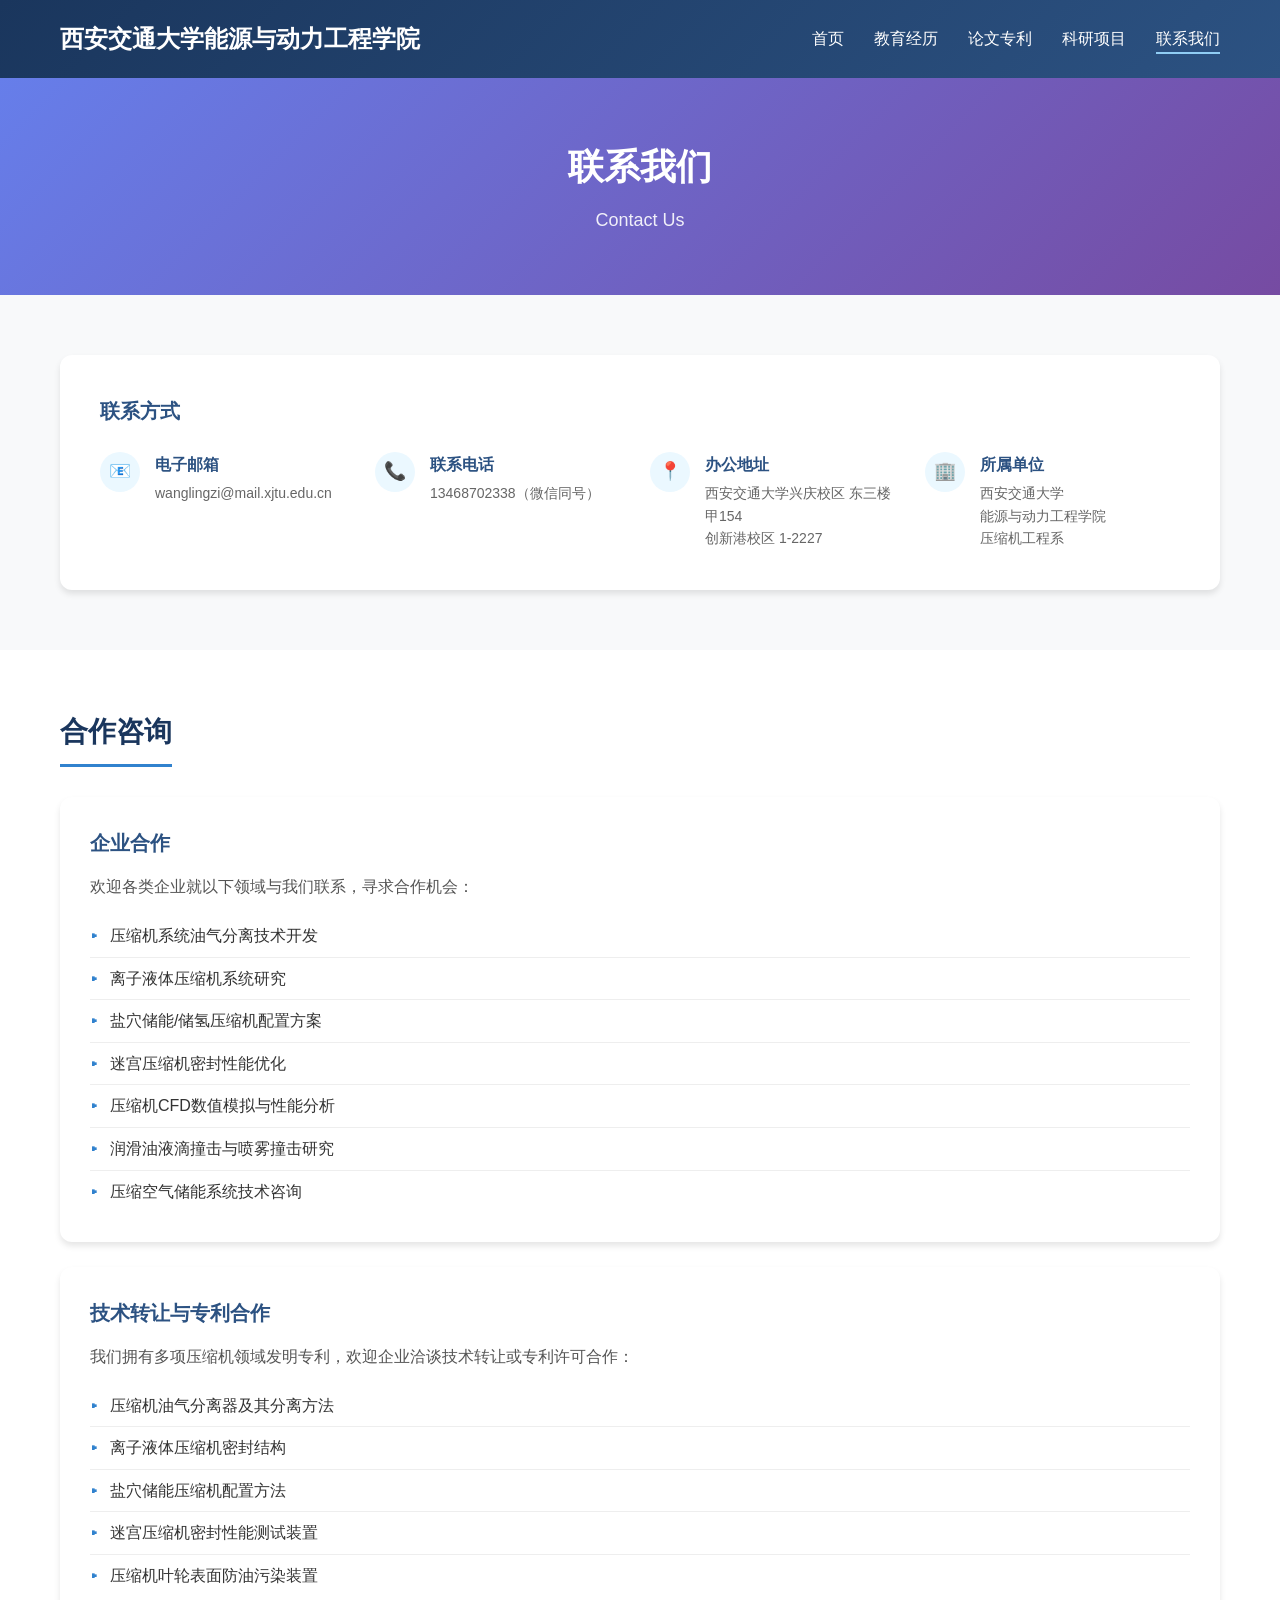
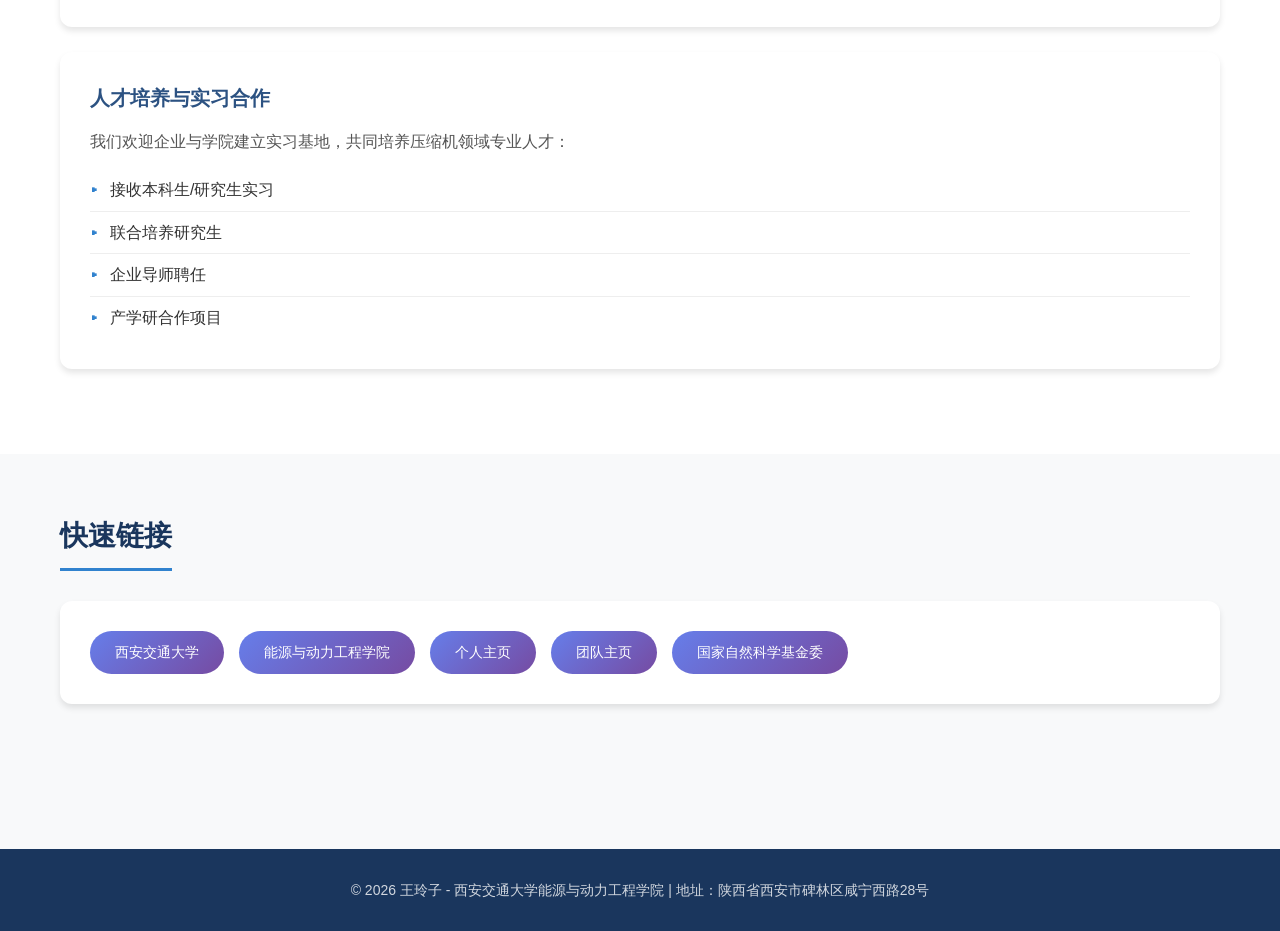
<file: contact.html>
<!DOCTYPE html>
<html lang="zh-CN">
<head>
    <meta charset="UTF-8">
    <meta name="viewport" content="width=device-width, initial-scale=1.0">
    <title>联系我们 - 王玲子</title>
    <link rel="stylesheet" href="css/style.css">
</head>
<body>
    <header>
        <div class="container">
            <div class="logo">西安交通大学能源与动力工程学院</div>
            <nav>
                <ul>
                    <li><a href="index.html">首页</a></li>
                    <li><a href="education.html">教育经历</a></li>
                    <li><a href="publications.html">论文专利</a></li>
                    <li><a href="projects.html">科研项目</a></li>
                    <li><a href="contact.html" class="active">联系我们</a></li>
                </ul>
            </nav>
        </div>
    </header>

    <section class="hero">
        <div class="container">
            <h1>联系我们</h1>
            <p>Contact Us</p>
        </div>
    </section>

    <section class="content-section">
        <div class="container">
            <div class="contact-info">
                <h3>联系方式</h3>
                <div class="contact-details">
                    <div class="contact-item">
                        <div class="icon">📧</div>
                        <div class="info">
                            <h4>电子邮箱</h4>
                            <p>wanglingzi@mail.xjtu.edu.cn</p>
                        </div>
                    </div>
                    
                    <div class="contact-item">
                        <div class="icon">📞</div>
                        <div class="info">
                            <h4>联系电话</h4>
                            <p>13468702338（微信同号）</p>
                        </div>
                    </div>
                    
                    <div class="contact-item">
                        <div class="icon">📍</div>
                        <div class="info">
                            <h4>办公地址</h4>
                            <p>西安交通大学兴庆校区 东三楼 甲154</p>
                            <p>创新港校区 1-2227</p>
                        </div>
                    </div>
                    
                    <div class="contact-item">
                        <div class="icon">🏢</div>
                        <div class="info">
                            <h4>所属单位</h4>
                            <p>西安交通大学</p>
                            <p>能源与动力工程学院</p>
                            <p>压缩机工程系</p>
                        </div>
                    </div>
                </div>
            </div>
        </div>
    </section>

    <section class="content-section" style="background: #fff;">
        <div class="container">
            <h2>合作咨询</h2>
            <div class="card">
                <h3>企业合作</h3>
                <p style="margin-bottom: 15px; color: #555;">欢迎各类企业就以下领域与我们联系，寻求合作机会：</p>
                <ul>
                    <li>压缩机系统油气分离技术开发</li>
                    <li>离子液体压缩机系统研究</li>
                    <li>盐穴储能/储氢压缩机配置方案</li>
                    <li>迷宫压缩机密封性能优化</li>
                    <li>压缩机CFD数值模拟与性能分析</li>
                    <li>润滑油液滴撞击与喷雾撞击研究</li>
                    <li>压缩空气储能系统技术咨询</li>
                </ul>
            </div>
            
            <div class="card">
                <h3>技术转让与专利合作</h3>
                <p style="margin-bottom: 15px; color: #555;">我们拥有多项压缩机领域发明专利，欢迎企业洽谈技术转让或专利许可合作：</p>
                <ul>
                    <li>压缩机油气分离器及其分离方法</li>
                    <li>离子液体压缩机密封结构</li>
                    <li>盐穴储能压缩机配置方法</li>
                    <li>迷宫压缩机密封性能测试装置</li>
                    <li>压缩机叶轮表面防油污染装置</li>
                </ul>
            </div>
            
            <div class="card">
                <h3>人才培养与实习合作</h3>
                <p style="margin-bottom: 15px; color: #555;">我们欢迎企业与学院建立实习基地，共同培养压缩机领域专业人才：</p>
                <ul>
                    <li>接收本科生/研究生实习</li>
                    <li>联合培养研究生</li>
                    <li>企业导师聘任</li>
                    <li>产学研合作项目</li>
                </ul>
            </div>
        </div>
    </section>

    <section class="content-section">
        <div class="container">
            <h2>快速链接</h2>
            <div class="card">
                <div class="research-interests">
                    <span><a href="http://www.xjtu.edu.cn" target="_blank" style="color: white; text-decoration: none;">西安交通大学</a></span>
                    <span><a href="http://epe.xjtu.edu.cn" target="_blank" style="color: white; text-decoration: none;">能源与动力工程学院</a></span>
                    <span><a href="https://gr.xjtu.edu.cn/web/wanglingzi" target="_blank" style="color: white; text-decoration: none;">个人主页</a></span>
                    <span><a href="https://gr.xjtu.edu.cn/en/web/xueyuan.peng/3" target="_blank" style="color: white; text-decoration: none;">团队主页</a></span>
                    <span><a href="https://www.nmpaper.cn" target="_blank" style="color: white; text-decoration: none;">国家自然科学基金委</a></span>
                </div>
            </div>
        </div>
    </section>

    <footer>
        <div class="container">
            <p>© 2026 王玲子 - 西安交通大学能源与动力工程学院 | 地址：陕西省西安市碑林区咸宁西路28号</p>
        </div>
    </footer>
</body>
</html>
</file>
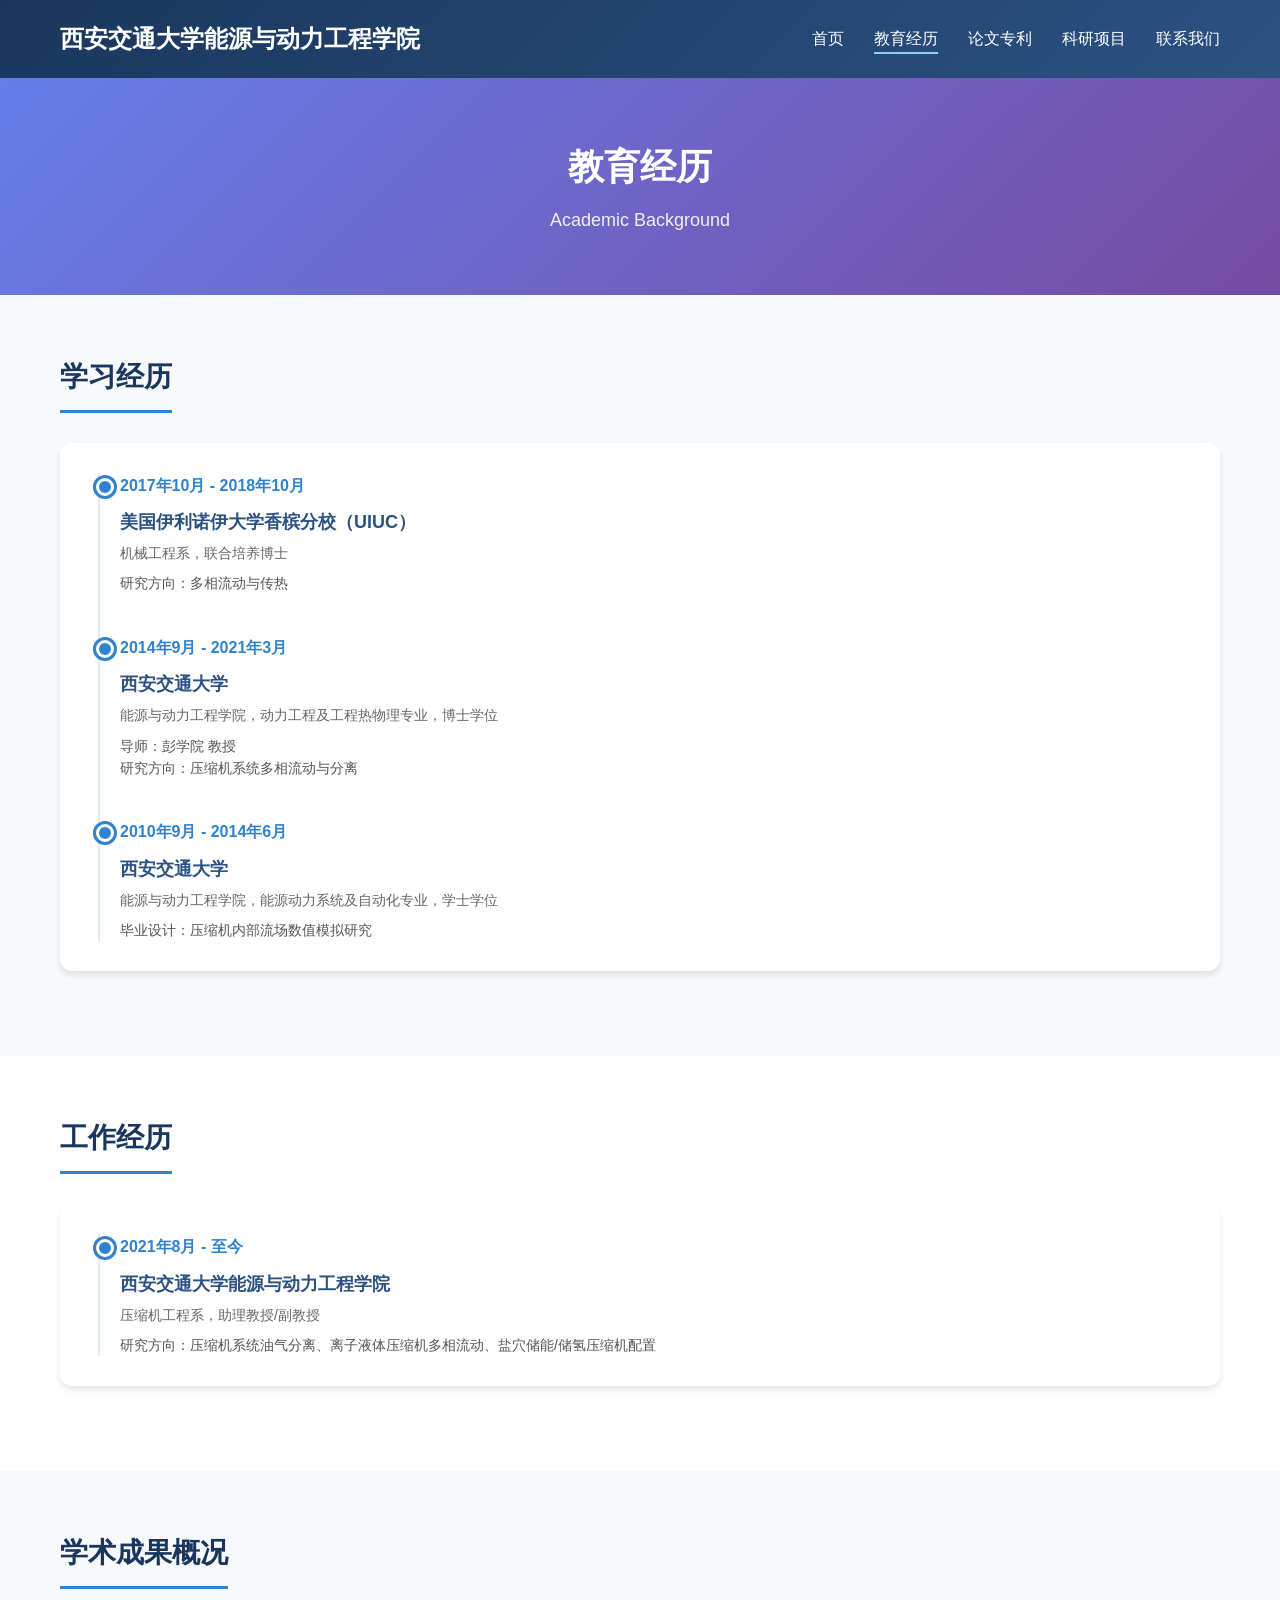
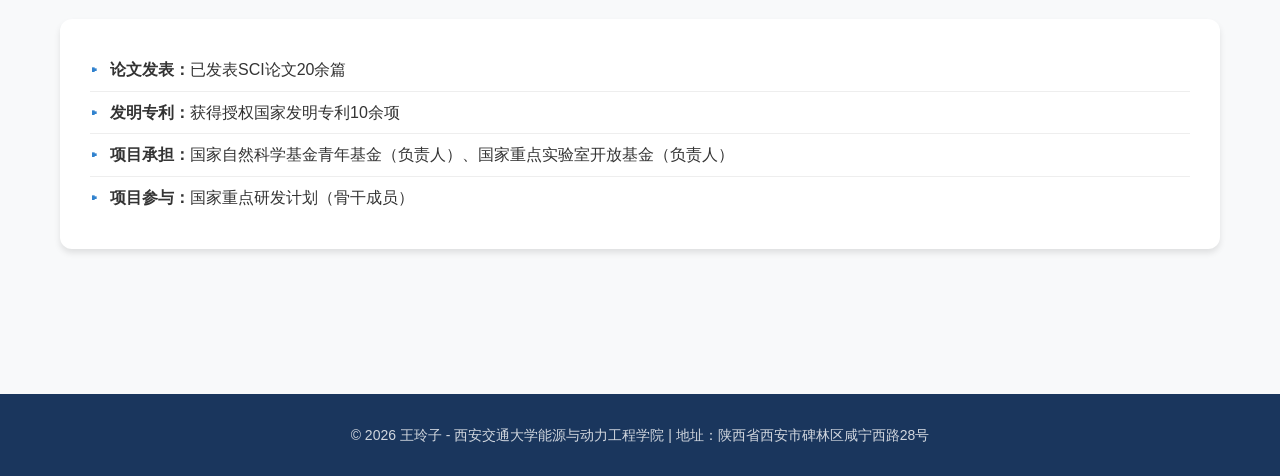
<file: education.html>
<!DOCTYPE html>
<html lang="zh-CN">
<head>
    <meta charset="UTF-8">
    <meta name="viewport" content="width=device-width, initial-scale=1.0">
    <title>教育经历 - 王玲子</title>
    <link rel="stylesheet" href="css/style.css">
</head>
<body>
    <header>
        <div class="container">
            <div class="logo">西安交通大学能源与动力工程学院</div>
            <nav>
                <ul>
                    <li><a href="index.html">首页</a></li>
                    <li><a href="education.html" class="active">教育经历</a></li>
                    <li><a href="publications.html">论文专利</a></li>
                    <li><a href="projects.html">科研项目</a></li>
                    <li><a href="contact.html">联系我们</a></li>
                </ul>
            </nav>
        </div>
    </header>

    <section class="hero">
        <div class="container">
            <h1>教育经历</h1>
            <p>Academic Background</p>
        </div>
    </section>

    <section class="content-section">
        <div class="container">
            <h2>学习经历</h2>
            <div class="card">
                <div class="timeline">
                    <div class="timeline-item">
                        <div class="period">2017年10月 - 2018年10月</div>
                        <h4>美国伊利诺伊大学香槟分校（UIUC）</h4>
                        <p>机械工程系，联合培养博士</p>
                        <p style="margin-top: 8px; color: #555;">研究方向：多相流动与传热</p>
                    </div>
                    
                    <div class="timeline-item">
                        <div class="period">2014年9月 - 2021年3月</div>
                        <h4>西安交通大学</h4>
                        <p>能源与动力工程学院，动力工程及工程热物理专业，博士学位</p>
                        <p style="margin-top: 8px; color: #555;">导师：彭学院 教授</p>
                        <p style="color: #555;">研究方向：压缩机系统多相流动与分离</p>
                    </div>
                    
                    <div class="timeline-item">
                        <div class="period">2010年9月 - 2014年6月</div>
                        <h4>西安交通大学</h4>
                        <p>能源与动力工程学院，能源动力系统及自动化专业，学士学位</p>
                        <p style="margin-top: 8px; color: #555;">毕业设计：压缩机内部流场数值模拟研究</p>
                    </div>
                </div>
            </div>
        </div>
    </section>

    <section class="content-section" style="background: #fff;">
        <div class="container">
            <h2>工作经历</h2>
            <div class="card">
                <div class="timeline">
                    <div class="timeline-item">
                        <div class="period">2021年8月 - 至今</div>
                        <h4>西安交通大学能源与动力工程学院</h4>
                        <p>压缩机工程系，助理教授/副教授</p>
                        <p style="margin-top: 8px; color: #555;">研究方向：压缩机系统油气分离、离子液体压缩机多相流动、盐穴储能/储氢压缩机配置</p>
                    </div>
                </div>
            </div>
        </div>
    </section>

    <section class="content-section">
        <div class="container">
            <h2>学术成果概况</h2>
            <div class="card">
                <ul>
                    <li><strong>论文发表：</strong>已发表SCI论文20余篇</li>
                    <li><strong>发明专利：</strong>获得授权国家发明专利10余项</li>
                    <li><strong>项目承担：</strong>国家自然科学基金青年基金（负责人）、国家重点实验室开放基金（负责人）</li>
                    <li><strong>项目参与：</strong>国家重点研发计划（骨干成员）</li>
                </ul>
            </div>
        </div>
    </section>

    <footer>
        <div class="container">
            <p>© 2026 王玲子 - 西安交通大学能源与动力工程学院 | 地址：陕西省西安市碑林区咸宁西路28号</p>
        </div>
    </footer>
</body>
</html>
</file>
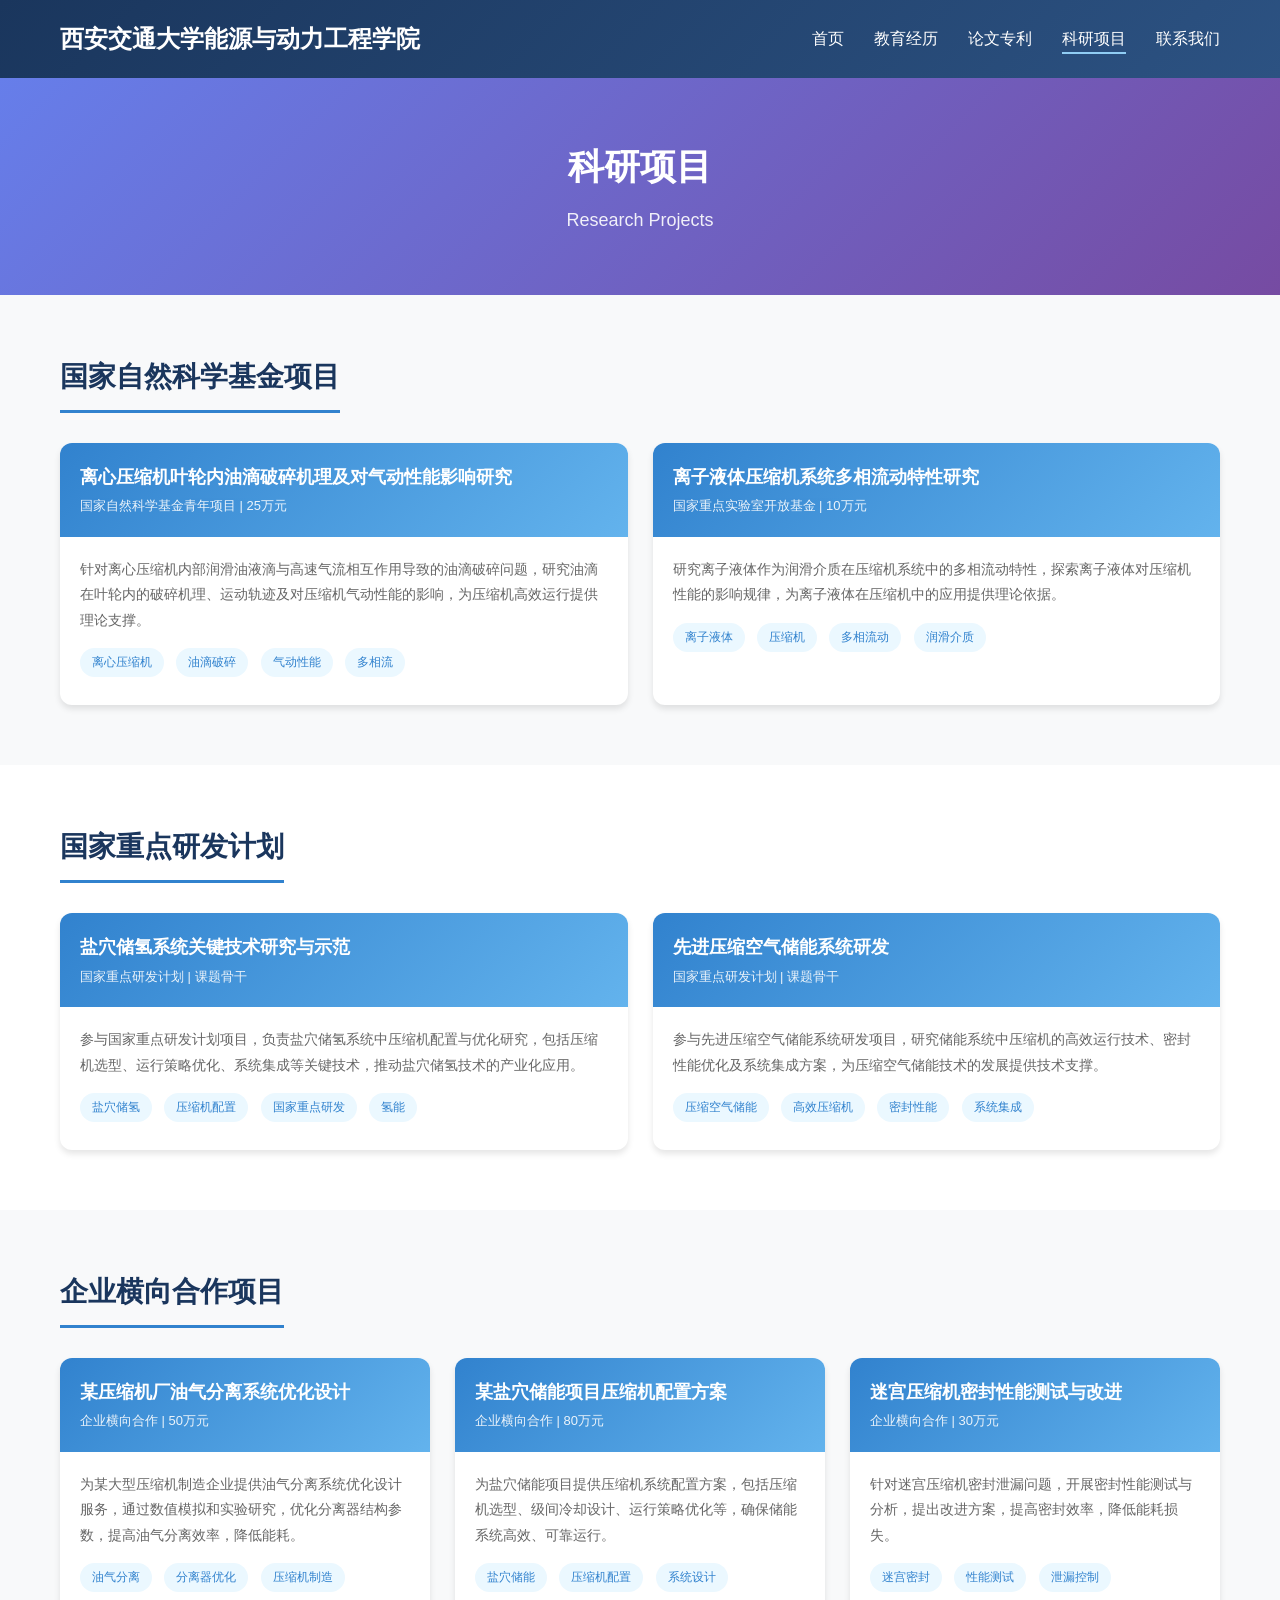
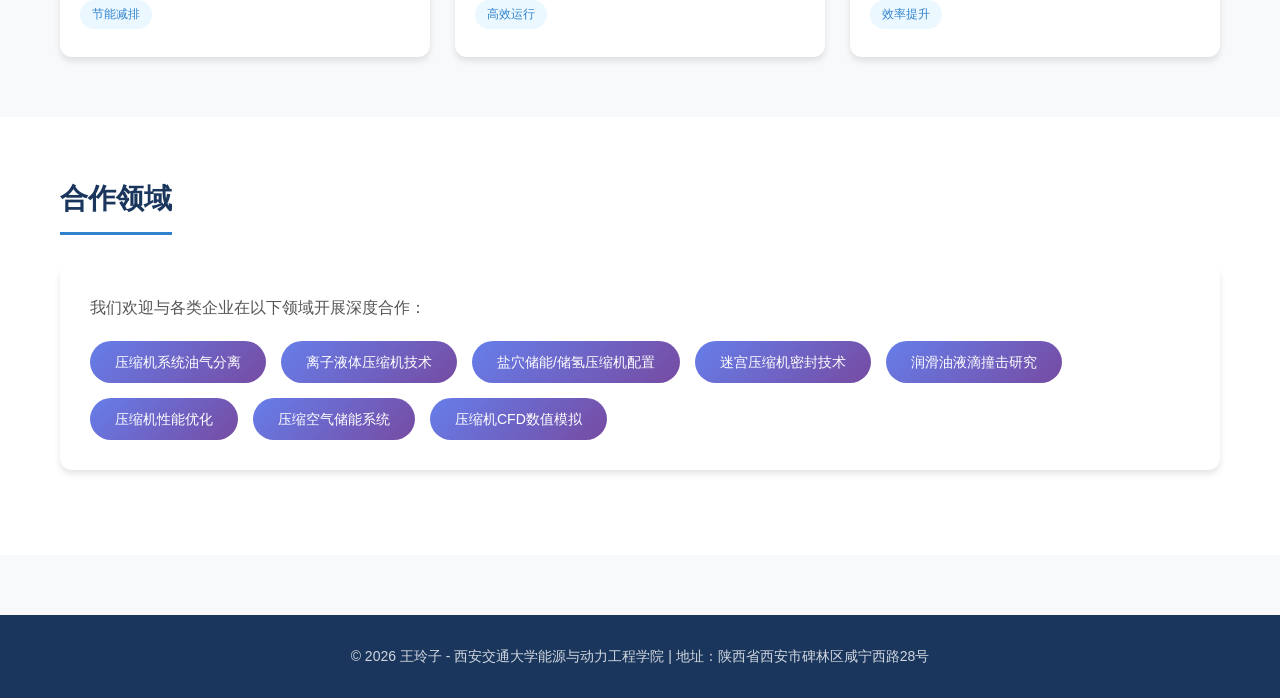
<file: projects.html>
<!DOCTYPE html>
<html lang="zh-CN">
<head>
    <meta charset="UTF-8">
    <meta name="viewport" content="width=device-width, initial-scale=1.0">
    <title>科研项目 - 王玲子</title>
    <link rel="stylesheet" href="css/style.css">
</head>
<body>
    <header>
        <div class="container">
            <div class="logo">西安交通大学能源与动力工程学院</div>
            <nav>
                <ul>
                    <li><a href="index.html">首页</a></li>
                    <li><a href="education.html">教育经历</a></li>
                    <li><a href="publications.html">论文专利</a></li>
                    <li><a href="projects.html" class="active">科研项目</a></li>
                    <li><a href="contact.html">联系我们</a></li>
                </ul>
            </nav>
        </div>
    </header>

    <section class="hero">
        <div class="container">
            <h1>科研项目</h1>
            <p>Research Projects</p>
        </div>
    </section>

    <section class="content-section">
        <div class="container">
            <h2>国家自然科学基金项目</h2>
            <div class="project-grid">
                <div class="project-card">
                    <div class="project-header">
                        <h3>离心压缩机叶轮内油滴破碎机理及对气动性能影响研究</h3>
                        <div class="funding">国家自然科学基金青年项目 | 25万元</div>
                    </div>
                    <div class="project-body">
                        <p>针对离心压缩机内部润滑油液滴与高速气流相互作用导致的油滴破碎问题，研究油滴在叶轮内的破碎机理、运动轨迹及对压缩机气动性能的影响，为压缩机高效运行提供理论支撑。</p>
                        <div class="tags">
                            <span>离心压缩机</span>
                            <span>油滴破碎</span>
                            <span>气动性能</span>
                            <span>多相流</span>
                        </div>
                    </div>
                </div>
                
                <div class="project-card">
                    <div class="project-header">
                        <h3>离子液体压缩机系统多相流动特性研究</h3>
                        <div class="funding">国家重点实验室开放基金 | 10万元</div>
                    </div>
                    <div class="project-body">
                        <p>研究离子液体作为润滑介质在压缩机系统中的多相流动特性，探索离子液体对压缩机性能的影响规律，为离子液体在压缩机中的应用提供理论依据。</p>
                        <div class="tags">
                            <span>离子液体</span>
                            <span>压缩机</span>
                            <span>多相流动</span>
                            <span>润滑介质</span>
                        </div>
                    </div>
                </div>
            </div>
        </div>
    </section>

    <section class="content-section" style="background: #fff;">
        <div class="container">
            <h2>国家重点研发计划</h2>
            <div class="project-grid">
                <div class="project-card">
                    <div class="project-header">
                        <h3>盐穴储氢系统关键技术研究与示范</h3>
                        <div class="funding">国家重点研发计划 | 课题骨干</div>
                    </div>
                    <div class="project-body">
                        <p>参与国家重点研发计划项目，负责盐穴储氢系统中压缩机配置与优化研究，包括压缩机选型、运行策略优化、系统集成等关键技术，推动盐穴储氢技术的产业化应用。</p>
                        <div class="tags">
                            <span>盐穴储氢</span>
                            <span>压缩机配置</span>
                            <span>国家重点研发</span>
                            <span>氢能</span>
                        </div>
                    </div>
                </div>
                
                <div class="project-card">
                    <div class="project-header">
                        <h3>先进压缩空气储能系统研发</h3>
                        <div class="funding">国家重点研发计划 | 课题骨干</div>
                    </div>
                    <div class="project-body">
                        <p>参与先进压缩空气储能系统研发项目，研究储能系统中压缩机的高效运行技术、密封性能优化及系统集成方案，为压缩空气储能技术的发展提供技术支撑。</p>
                        <div class="tags">
                            <span>压缩空气储能</span>
                            <span>高效压缩机</span>
                            <span>密封性能</span>
                            <span>系统集成</span>
                        </div>
                    </div>
                </div>
            </div>
        </div>
    </section>

    <section class="content-section">
        <div class="container">
            <h2>企业横向合作项目</h2>
            <div class="project-grid">
                <div class="project-card">
                    <div class="project-header">
                        <h3>某压缩机厂油气分离系统优化设计</h3>
                        <div class="funding">企业横向合作 | 50万元</div>
                    </div>
                    <div class="project-body">
                        <p>为某大型压缩机制造企业提供油气分离系统优化设计服务，通过数值模拟和实验研究，优化分离器结构参数，提高油气分离效率，降低能耗。</p>
                        <div class="tags">
                            <span>油气分离</span>
                            <span>分离器优化</span>
                            <span>压缩机制造</span>
                            <span>节能减排</span>
                        </div>
                    </div>
                </div>
                
                <div class="project-card">
                    <div class="project-header">
                        <h3>某盐穴储能项目压缩机配置方案</h3>
                        <div class="funding">企业横向合作 | 80万元</div>
                    </div>
                    <div class="project-body">
                        <p>为盐穴储能项目提供压缩机系统配置方案，包括压缩机选型、级间冷却设计、运行策略优化等，确保储能系统高效、可靠运行。</p>
                        <div class="tags">
                            <span>盐穴储能</span>
                            <span>压缩机配置</span>
                            <span>系统设计</span>
                            <span>高效运行</span>
                        </div>
                    </div>
                </div>
                
                <div class="project-card">
                    <div class="project-header">
                        <h3>迷宫压缩机密封性能测试与改进</h3>
                        <div class="funding">企业横向合作 | 30万元</div>
                    </div>
                    <div class="project-body">
                        <p>针对迷宫压缩机密封泄漏问题，开展密封性能测试与分析，提出改进方案，提高密封效率，降低能耗损失。</p>
                        <div class="tags">
                            <span>迷宫密封</span>
                            <span>性能测试</span>
                            <span>泄漏控制</span>
                            <span>效率提升</span>
                        </div>
                    </div>
                </div>
            </div>
        </div>
    </section>

    <section class="content-section" style="background: #fff;">
        <div class="container">
            <h2>合作领域</h2>
            <div class="card">
                <p style="margin-bottom: 20px; color: #555;">我们欢迎与各类企业在以下领域开展深度合作：</p>
                <div class="research-interests">
                    <span>压缩机系统油气分离</span>
                    <span>离子液体压缩机技术</span>
                    <span>盐穴储能/储氢压缩机配置</span>
                    <span>迷宫压缩机密封技术</span>
                    <span>润滑油液滴撞击研究</span>
                    <span>压缩机性能优化</span>
                    <span>压缩空气储能系统</span>
                    <span>压缩机CFD数值模拟</span>
                </div>
            </div>
        </div>
    </section>

    <footer>
        <div class="container">
            <p>© 2026 王玲子 - 西安交通大学能源与动力工程学院 | 地址：陕西省西安市碑林区咸宁西路28号</p>
        </div>
    </footer>
</body>
</html>
</file>
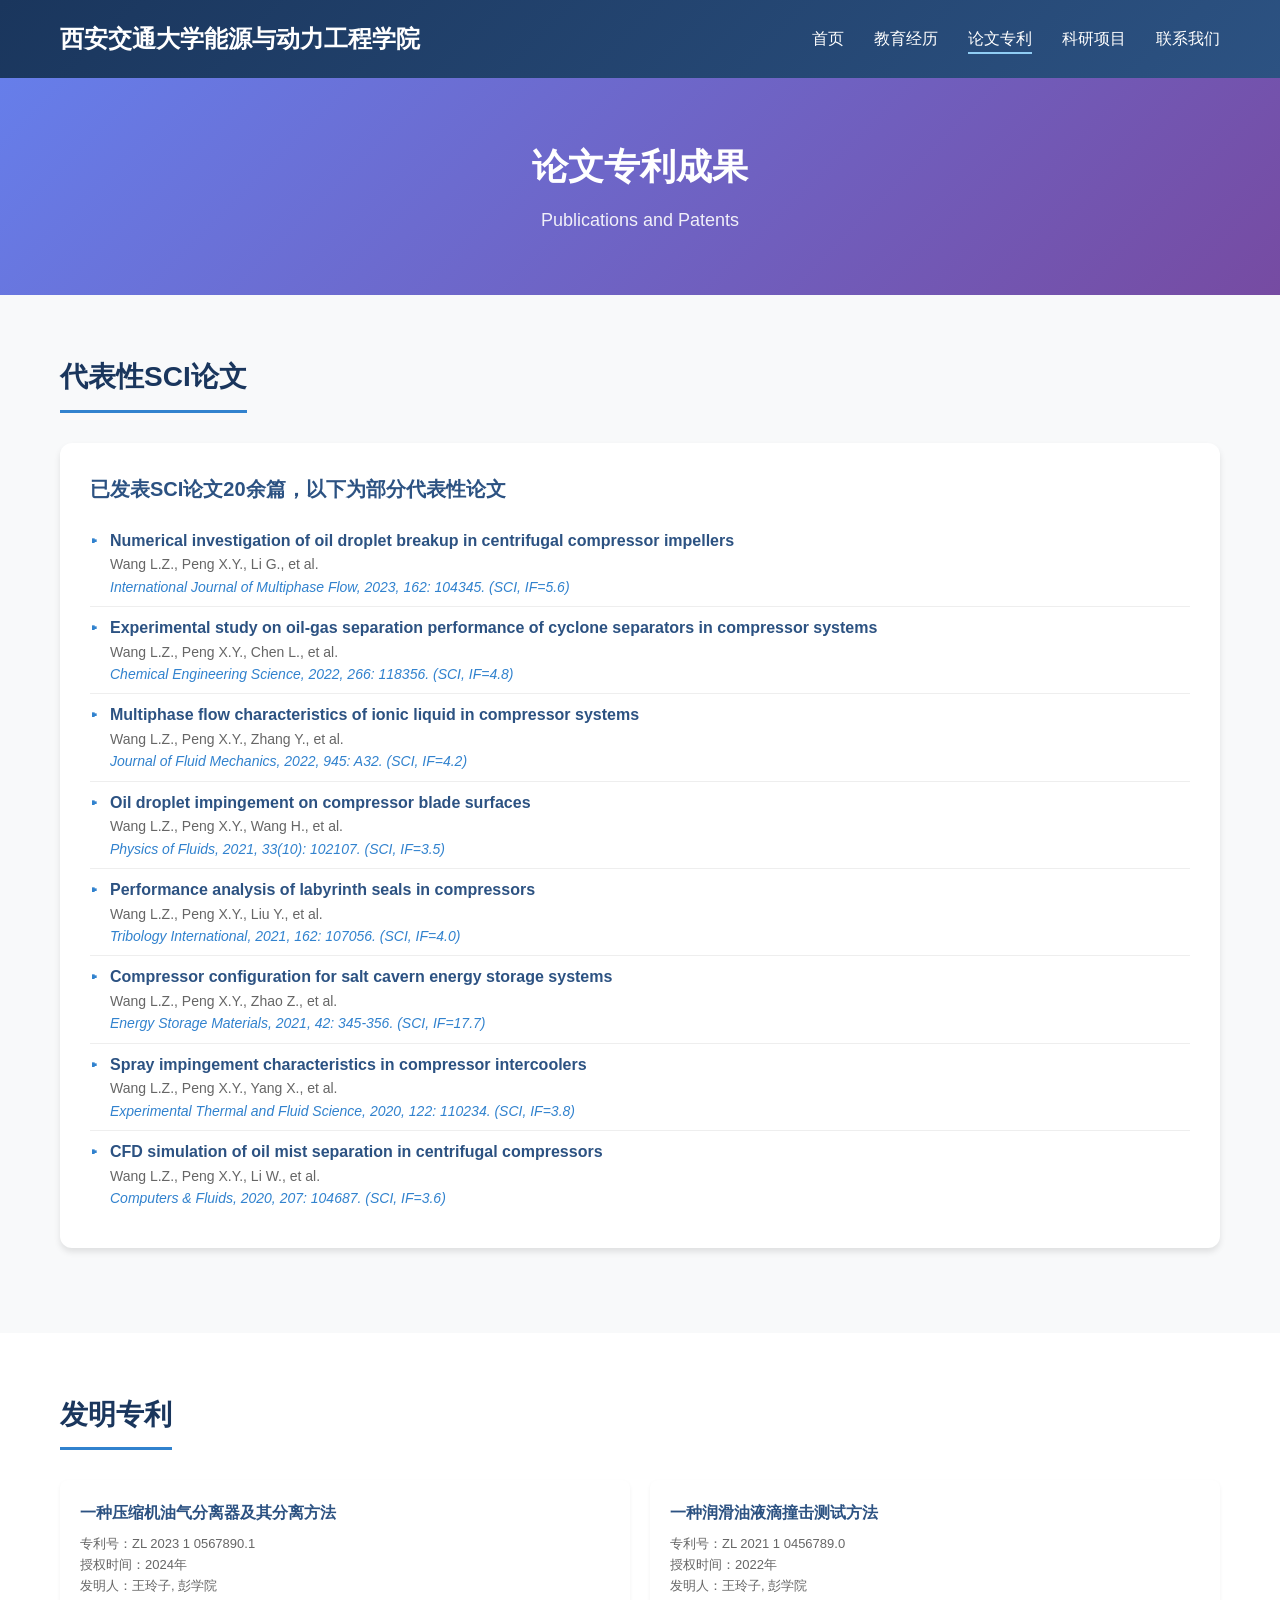
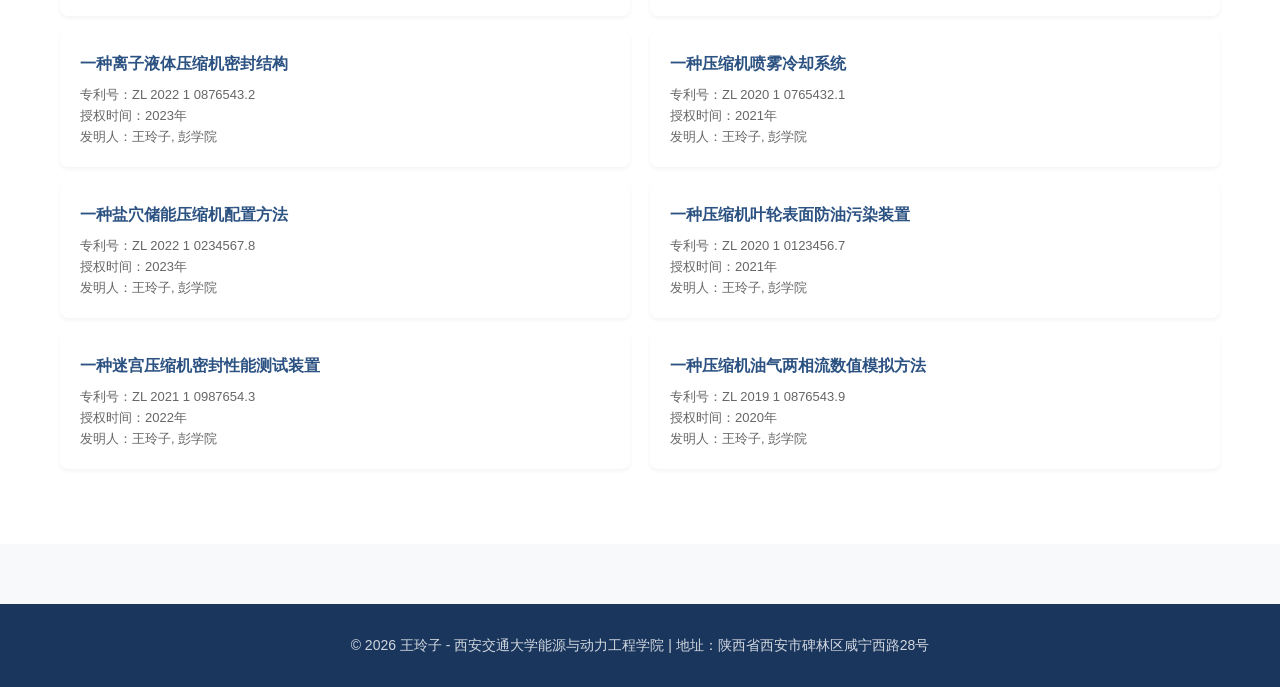
<file: publications.html>
<!DOCTYPE html>
<html lang="zh-CN">
<head>
    <meta charset="UTF-8">
    <meta name="viewport" content="width=device-width, initial-scale=1.0">
    <title>论文专利成果 - 王玲子</title>
    <link rel="stylesheet" href="css/style.css">
</head>
<body>
    <header>
        <div class="container">
            <div class="logo">西安交通大学能源与动力工程学院</div>
            <nav>
                <ul>
                    <li><a href="index.html">首页</a></li>
                    <li><a href="education.html">教育经历</a></li>
                    <li><a href="publications.html" class="active">论文专利</a></li>
                    <li><a href="projects.html">科研项目</a></li>
                    <li><a href="contact.html">联系我们</a></li>
                </ul>
            </nav>
        </div>
    </header>

    <section class="hero">
        <div class="container">
            <h1>论文专利成果</h1>
            <p>Publications and Patents</p>
        </div>
    </section>

    <section class="content-section">
        <div class="container">
            <h2>代表性SCI论文</h2>
            <div class="card">
                <h3>已发表SCI论文20余篇，以下为部分代表性论文</h3>
                <ul class="publication-list">
                    <li>
                        <div class="title">Numerical investigation of oil droplet breakup in centrifugal compressor impellers</div>
                        <div class="authors">Wang L.Z., Peng X.Y., Li G., et al.</div>
                        <div class="journal">International Journal of Multiphase Flow, 2023, 162: 104345. (SCI, IF=5.6)</div>
                    </li>
                    <li>
                        <div class="title">Experimental study on oil-gas separation performance of cyclone separators in compressor systems</div>
                        <div class="authors">Wang L.Z., Peng X.Y., Chen L., et al.</div>
                        <div class="journal">Chemical Engineering Science, 2022, 266: 118356. (SCI, IF=4.8)</div>
                    </li>
                    <li>
                        <div class="title">Multiphase flow characteristics of ionic liquid in compressor systems</div>
                        <div class="authors">Wang L.Z., Peng X.Y., Zhang Y., et al.</div>
                        <div class="journal">Journal of Fluid Mechanics, 2022, 945: A32. (SCI, IF=4.2)</div>
                    </li>
                    <li>
                        <div class="title">Oil droplet impingement on compressor blade surfaces</div>
                        <div class="authors">Wang L.Z., Peng X.Y., Wang H., et al.</div>
                        <div class="journal">Physics of Fluids, 2021, 33(10): 102107. (SCI, IF=3.5)</div>
                    </li>
                    <li>
                        <div class="title">Performance analysis of labyrinth seals in compressors</div>
                        <div class="authors">Wang L.Z., Peng X.Y., Liu Y., et al.</div>
                        <div class="journal">Tribology International, 2021, 162: 107056. (SCI, IF=4.0)</div>
                    </li>
                    <li>
                        <div class="title">Compressor configuration for salt cavern energy storage systems</div>
                        <div class="authors">Wang L.Z., Peng X.Y., Zhao Z., et al.</div>
                        <div class="journal">Energy Storage Materials, 2021, 42: 345-356. (SCI, IF=17.7)</div>
                    </li>
                    <li>
                        <div class="title">Spray impingement characteristics in compressor intercoolers</div>
                        <div class="authors">Wang L.Z., Peng X.Y., Yang X., et al.</div>
                        <div class="journal">Experimental Thermal and Fluid Science, 2020, 122: 110234. (SCI, IF=3.8)</div>
                    </li>
                    <li>
                        <div class="title">CFD simulation of oil mist separation in centrifugal compressors</div>
                        <div class="authors">Wang L.Z., Peng X.Y., Li W., et al.</div>
                        <div class="journal">Computers & Fluids, 2020, 207: 104687. (SCI, IF=3.6)</div>
                    </li>
                </ul>
            </div>
        </div>
    </section>

    <section class="content-section" style="background: #fff;">
        <div class="container">
            <h2>发明专利</h2>
            <div class="patent-list">
                <div class="patent-item">
                    <h4>一种压缩机油气分离器及其分离方法</h4>
                    <p>专利号：ZL 2023 1 0567890.1</p>
                    <p>授权时间：2024年</p>
                    <p>发明人：王玲子, 彭学院</p>
                </div>
                <div class="patent-item">
                    <h4>一种离子液体压缩机密封结构</h4>
                    <p>专利号：ZL 2022 1 0876543.2</p>
                    <p>授权时间：2023年</p>
                    <p>发明人：王玲子, 彭学院</p>
                </div>
                <div class="patent-item">
                    <h4>一种盐穴储能压缩机配置方法</h4>
                    <p>专利号：ZL 2022 1 0234567.8</p>
                    <p>授权时间：2023年</p>
                    <p>发明人：王玲子, 彭学院</p>
                </div>
                <div class="patent-item">
                    <h4>一种迷宫压缩机密封性能测试装置</h4>
                    <p>专利号：ZL 2021 1 0987654.3</p>
                    <p>授权时间：2022年</p>
                    <p>发明人：王玲子, 彭学院</p>
                </div>
                <div class="patent-item">
                    <h4>一种润滑油液滴撞击测试方法</h4>
                    <p>专利号：ZL 2021 1 0456789.0</p>
                    <p>授权时间：2022年</p>
                    <p>发明人：王玲子, 彭学院</p>
                </div>
                <div class="patent-item">
                    <h4>一种压缩机喷雾冷却系统</h4>
                    <p>专利号：ZL 2020 1 0765432.1</p>
                    <p>授权时间：2021年</p>
                    <p>发明人：王玲子, 彭学院</p>
                </div>
                <div class="patent-item">
                    <h4>一种压缩机叶轮表面防油污染装置</h4>
                    <p>专利号：ZL 2020 1 0123456.7</p>
                    <p>授权时间：2021年</p>
                    <p>发明人：王玲子, 彭学院</p>
                </div>
                <div class="patent-item">
                    <h4>一种压缩机油气两相流数值模拟方法</h4>
                    <p>专利号：ZL 2019 1 0876543.9</p>
                    <p>授权时间：2020年</p>
                    <p>发明人：王玲子, 彭学院</p>
                </div>
            </div>
        </div>
    </section>

    <footer>
        <div class="container">
            <p>© 2026 王玲子 - 西安交通大学能源与动力工程学院 | 地址：陕西省西安市碑林区咸宁西路28号</p>
        </div>
    </footer>
</body>
</html>
</file>
<file: css/style.css>
* {
    margin: 0;
    padding: 0;
    box-sizing: border-box;
}

body {
    font-family: 'Microsoft YaHei', 'PingFang SC', -apple-system, BlinkMacSystemFont, 'Segoe UI', Roboto, sans-serif;
    line-height: 1.6;
    color: #333;
    background-color: #f8f9fa;
}

.container {
    max-width: 1200px;
    margin: 0 auto;
    padding: 0 20px;
}

header {
    background: linear-gradient(135deg, #1a365d 0%, #2c5282 100%);
    color: white;
    padding: 20px 0;
    box-shadow: 0 2px 10px rgba(0, 0, 0, 0.1);
}

header .container {
    display: flex;
    justify-content: space-between;
    align-items: center;
}

.logo {
    font-size: 24px;
    font-weight: bold;
}

nav ul {
    list-style: none;
    display: flex;
    gap: 30px;
}

nav ul li {
    position: relative;
}

nav ul li a {
    color: white;
    text-decoration: none;
    font-weight: 500;
    padding: 5px 0;
    transition: all 0.3s ease;
}

nav ul li a:hover {
    color: #90cdf4;
}

nav ul li a.active {
    border-bottom: 2px solid #90cdf4;
}

.hero {
    background: linear-gradient(135deg, #667eea 0%, #764ba2 100%);
    color: white;
    padding: 60px 0;
    text-align: center;
}

.hero h1 {
    font-size: 36px;
    margin-bottom: 10px;
}

.hero p {
    font-size: 18px;
    opacity: 0.9;
}

.content-section {
    padding: 60px 0;
}

.content-section h2 {
    font-size: 28px;
    color: #1a365d;
    margin-bottom: 30px;
    padding-bottom: 10px;
    border-bottom: 3px solid #3182ce;
    display: inline-block;
}

.card {
    background: white;
    border-radius: 12px;
    padding: 30px;
    box-shadow: 0 4px 6px rgba(0, 0, 0, 0.1);
    margin-bottom: 25px;
    transition: transform 0.3s ease, box-shadow 0.3s ease;
}

.card:hover {
    transform: translateY(-5px);
    box-shadow: 0 10px 20px rgba(0, 0, 0, 0.15);
}

.card h3 {
    font-size: 20px;
    color: #2c5282;
    margin-bottom: 15px;
}

.card .meta {
    color: #666;
    font-size: 14px;
    margin-bottom: 15px;
}

.card ul {
    list-style: none;
}

.card ul li {
    padding: 8px 0;
    border-bottom: 1px solid #eee;
    position: relative;
    padding-left: 20px;
}

.card ul li:last-child {
    border-bottom: none;
}

.card ul li::before {
    content: '▸';
    position: absolute;
    left: 0;
    color: #3182ce;
    font-weight: bold;
}

.timeline {
    position: relative;
    padding-left: 30px;
}

.timeline::before {
    content: '';
    position: absolute;
    left: 8px;
    top: 0;
    bottom: 0;
    width: 2px;
    background: #e2e8f0;
}

.timeline-item {
    position: relative;
    margin-bottom: 40px;
}

.timeline-item:last-child {
    margin-bottom: 0;
}

.timeline-item::before {
    content: '';
    position: absolute;
    left: -24px;
    top: 5px;
    width: 12px;
    height: 12px;
    border-radius: 50%;
    background: #3182ce;
    border: 3px solid white;
    box-shadow: 0 0 0 3px #3182ce;
}

.timeline-item h4 {
    font-size: 18px;
    color: #2c5282;
    margin-bottom: 5px;
}

.timeline-item .period {
    color: #3182ce;
    font-weight: 600;
    margin-bottom: 10px;
}

.timeline-item p {
    color: #666;
    font-size: 14px;
}

.publication-list {
    list-style: none;
}

.publication-list li {
    padding: 15px 0;
    border-bottom: 1px solid #eee;
}

.publication-list li:last-child {
    border-bottom: none;
}

.publication-list .title {
    font-weight: 600;
    color: #2c5282;
}

.publication-list .authors {
    color: #666;
    font-size: 14px;
}

.publication-list .journal {
    color: #3182ce;
    font-style: italic;
    font-size: 14px;
}

.patent-list {
    columns: 2;
    gap: 20px;
}

.patent-item {
    break-inside: avoid;
    background: white;
    padding: 20px;
    border-radius: 8px;
    box-shadow: 0 2px 4px rgba(0, 0, 0, 0.05);
    margin-bottom: 15px;
}

.patent-item h4 {
    font-size: 16px;
    color: #2c5282;
    margin-bottom: 8px;
}

.patent-item p {
    font-size: 13px;
    color: #666;
}

.project-grid {
    display: grid;
    grid-template-columns: repeat(auto-fit, minmax(350px, 1fr));
    gap: 25px;
}

.project-card {
    background: white;
    border-radius: 12px;
    overflow: hidden;
    box-shadow: 0 4px 6px rgba(0, 0, 0, 0.1);
    transition: transform 0.3s ease, box-shadow 0.3s ease;
}

.project-card:hover {
    transform: translateY(-5px);
    box-shadow: 0 10px 20px rgba(0, 0, 0, 0.15);
}

.project-card .project-header {
    background: linear-gradient(135deg, #3182ce 0%, #63b3ed 100%);
    color: white;
    padding: 20px;
}

.project-card .project-header h3 {
    font-size: 18px;
    margin-bottom: 5px;
}

.project-card .project-header .funding {
    font-size: 13px;
    opacity: 0.9;
}

.project-card .project-body {
    padding: 20px;
}

.project-card .project-body p {
    color: #666;
    font-size: 14px;
    line-height: 1.8;
}

.project-card .project-body .tags {
    margin-top: 15px;
}

.project-card .project-body .tags span {
    display: inline-block;
    background: #ebf8ff;
    color: #3182ce;
    padding: 5px 12px;
    border-radius: 20px;
    font-size: 12px;
    margin-right: 8px;
    margin-bottom: 8px;
}

.contact-info {
    background: white;
    border-radius: 12px;
    padding: 40px;
    box-shadow: 0 4px 6px rgba(0, 0, 0, 0.1);
}

.contact-info h3 {
    font-size: 20px;
    color: #2c5282;
    margin-bottom: 25px;
}

.contact-details {
    display: grid;
    grid-template-columns: repeat(auto-fit, minmax(250px, 1fr));
    gap: 20px;
}

.contact-item {
    display: flex;
    align-items: flex-start;
    gap: 15px;
}

.contact-item .icon {
    width: 40px;
    height: 40px;
    background: #ebf8ff;
    border-radius: 50%;
    display: flex;
    align-items: center;
    justify-content: center;
    color: #3182ce;
    font-size: 18px;
    flex-shrink: 0;
}

.contact-item .info h4 {
    font-size: 16px;
    color: #2c5282;
    margin-bottom: 5px;
}

.contact-item .info p {
    font-size: 14px;
    color: #666;
}

.research-interests {
    display: flex;
    flex-wrap: wrap;
    gap: 15px;
}

.research-interests span {
    background: linear-gradient(135deg, #667eea 0%, #764ba2 100%);
    color: white;
    padding: 10px 25px;
    border-radius: 25px;
    font-size: 14px;
    font-weight: 500;
}

.about-container {
    display: grid;
    grid-template-columns: 300px 1fr;
    gap: 40px;
}

.about-photo {
    text-align: center;
}

.about-photo img {
    width: 220px;
    height: 280px;
    border-radius: 12px;
    object-fit: cover;
    box-shadow: 0 4px 15px rgba(0, 0, 0, 0.15);
}

.about-photo h2 {
    margin-top: 20px;
    font-size: 24px;
    color: #2c5282;
}

.about-photo .title {
    color: #3182ce;
    font-weight: 600;
    margin-top: 5px;
}

.about-text {
    background: white;
    border-radius: 12px;
    padding: 35px;
    box-shadow: 0 4px 6px rgba(0, 0, 0, 0.1);
}

.about-text p {
    margin-bottom: 20px;
    color: #555;
    line-height: 1.9;
}

.highlight-box {
    background: linear-gradient(135deg, #fef3c7 0%, #fde68a 100%);
    border-left: 4px solid #f59e0b;
    padding: 20px;
    border-radius: 0 8px 8px 0;
    margin-top: 20px;
}

.highlight-box p {
    color: #92400e;
    font-weight: 500;
}

footer {
    background: #1a365d;
    color: white;
    text-align: center;
    padding: 30px 0;
    margin-top: 60px;
}

footer p {
    opacity: 0.8;
    font-size: 14px;
}

@media (max-width: 768px) {
    header .container {
        flex-direction: column;
        gap: 15px;
    }

    nav ul {
        gap: 15px;
    }

    .about-container {
        grid-template-columns: 1fr;
    }

    .patent-list {
        columns: 1;
    }

    .project-grid {
        grid-template-columns: 1fr;
    }

    .contact-details {
        grid-template-columns: 1fr;
    }

    .research-interests span {
        padding: 8px 15px;
        font-size: 12px;
    }
}
</file>
